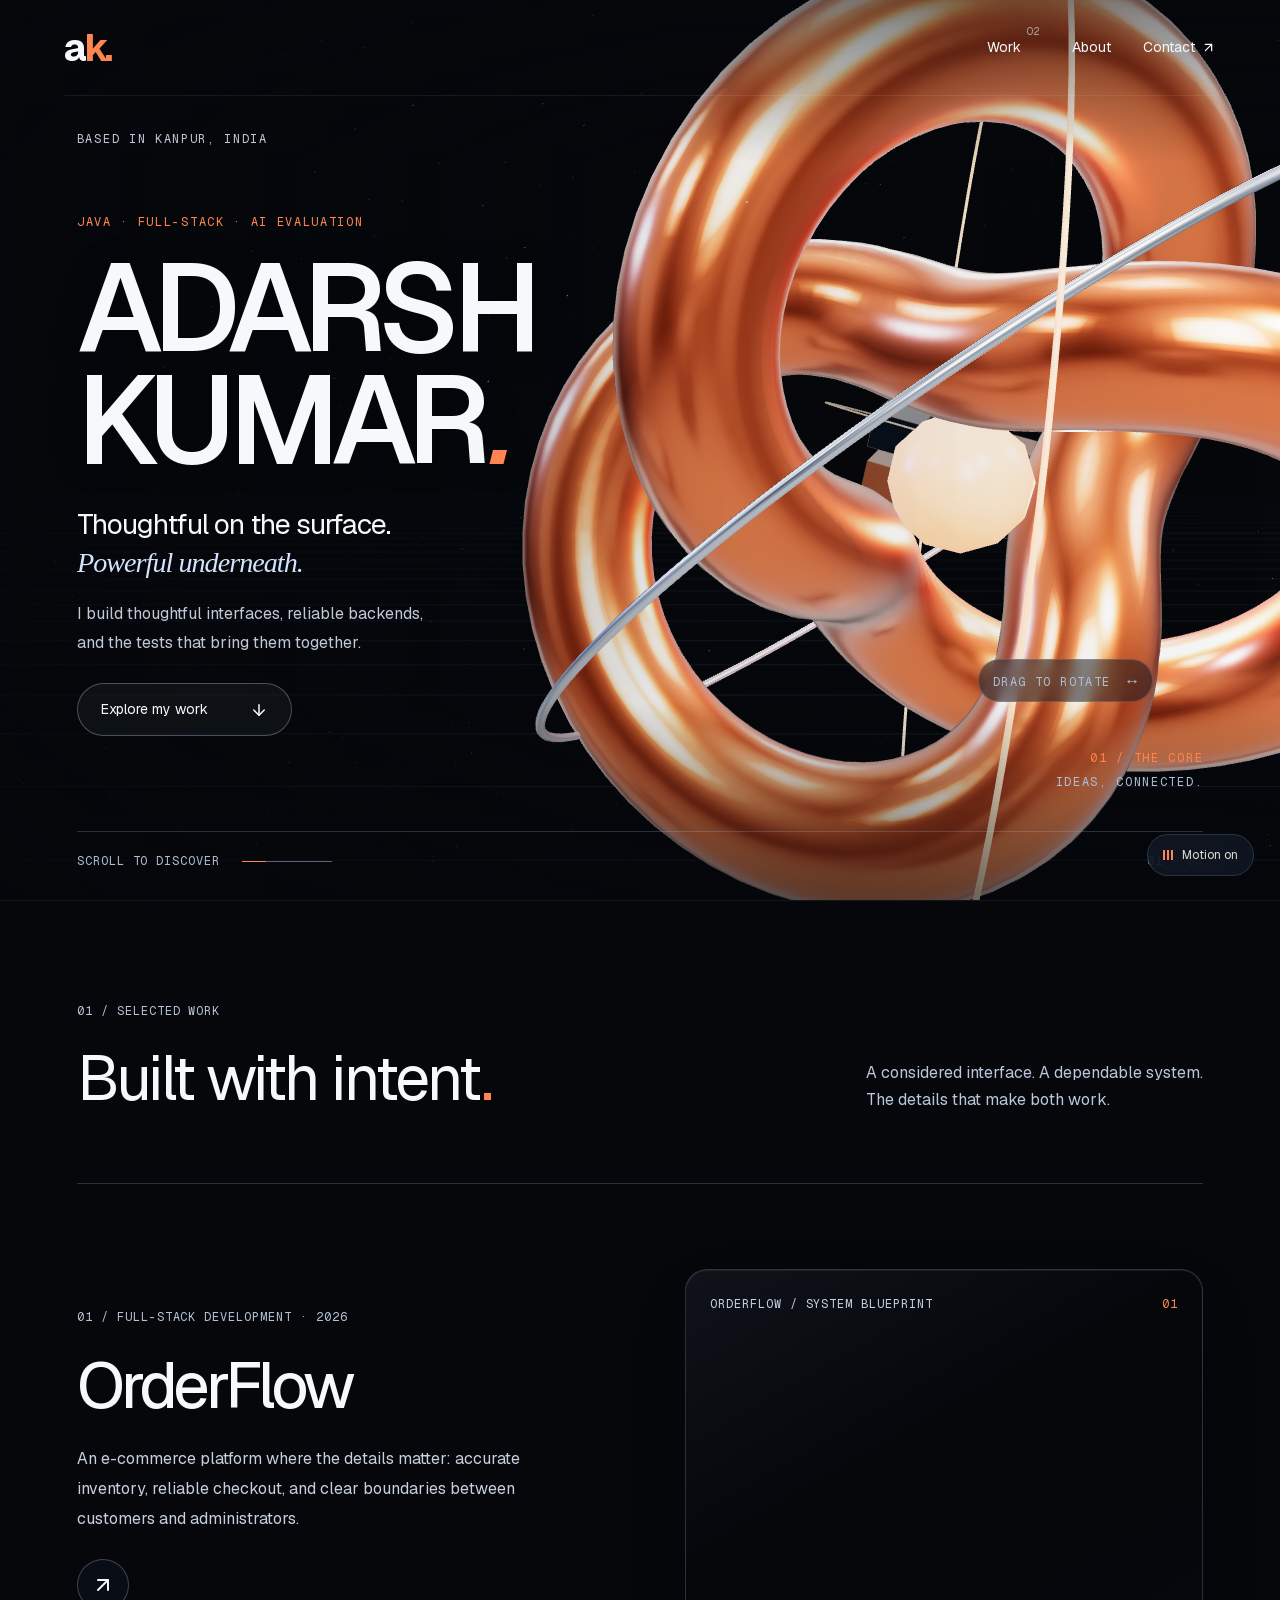
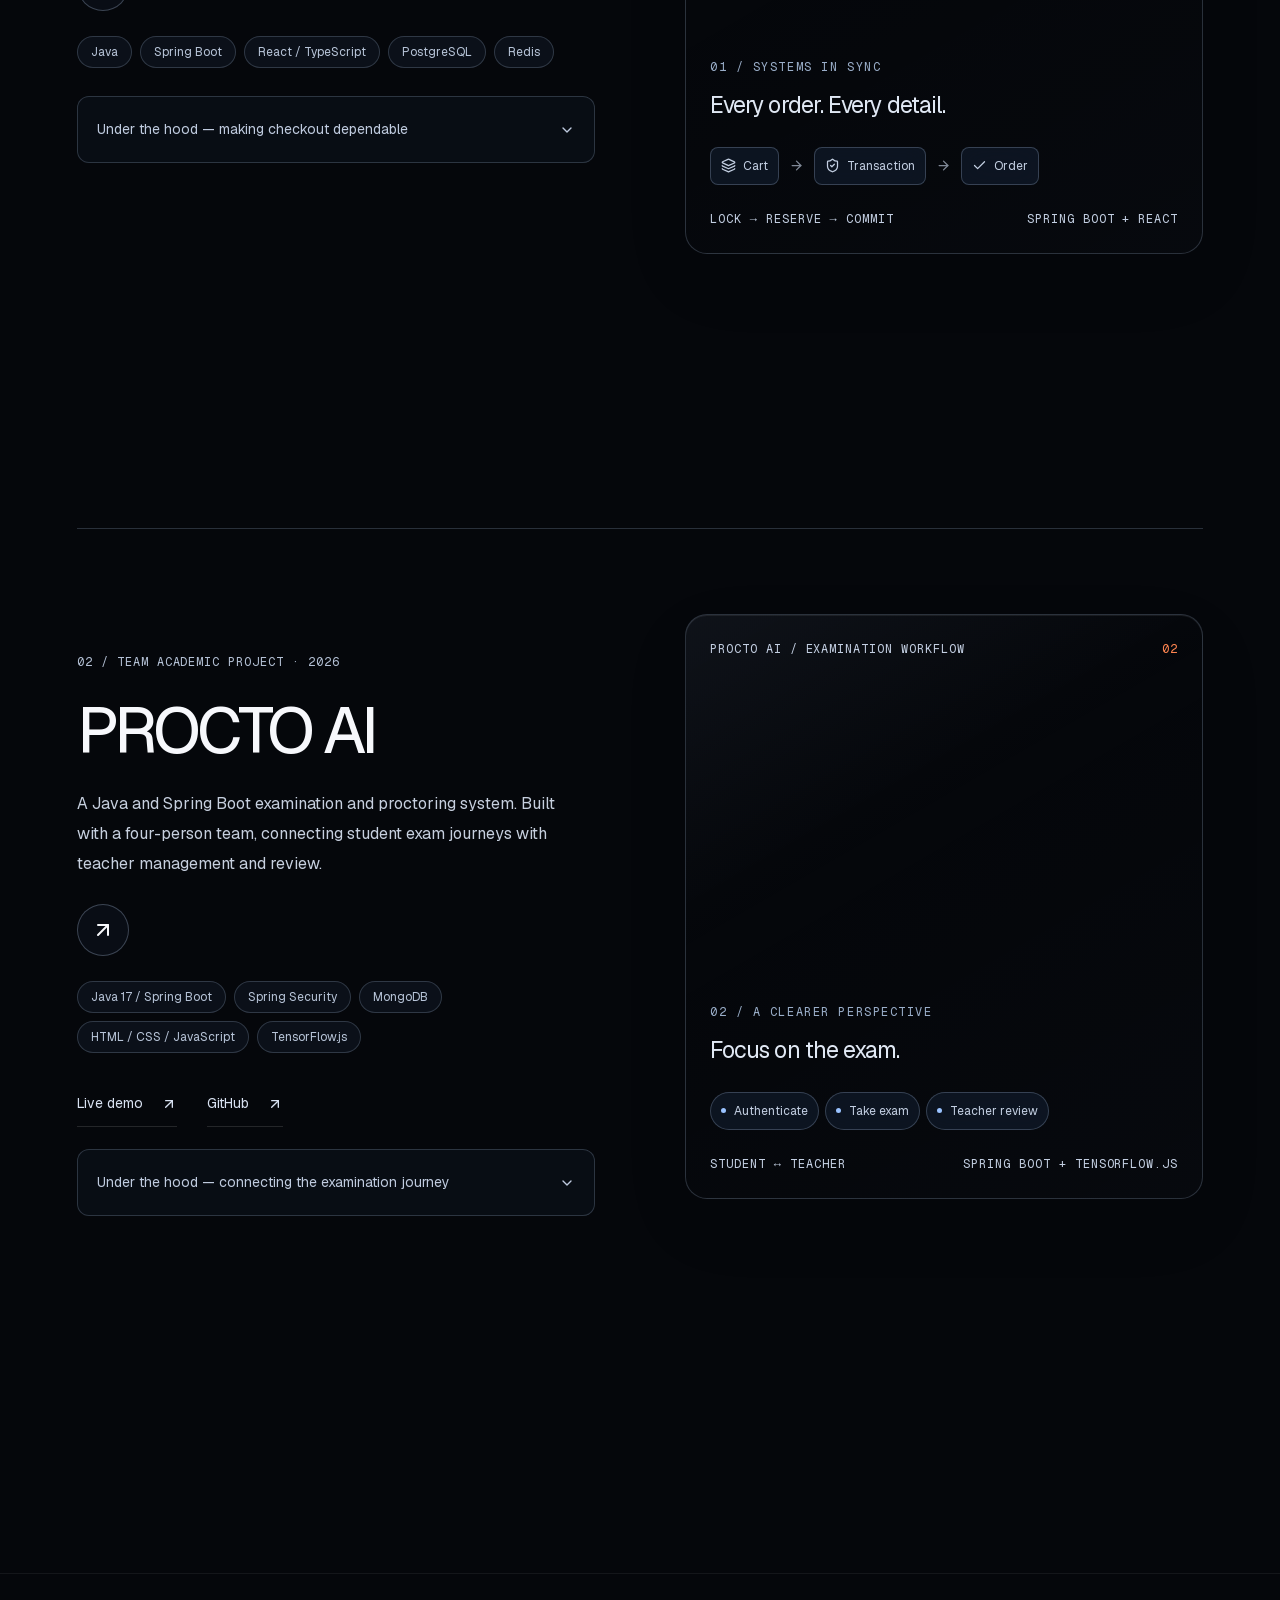
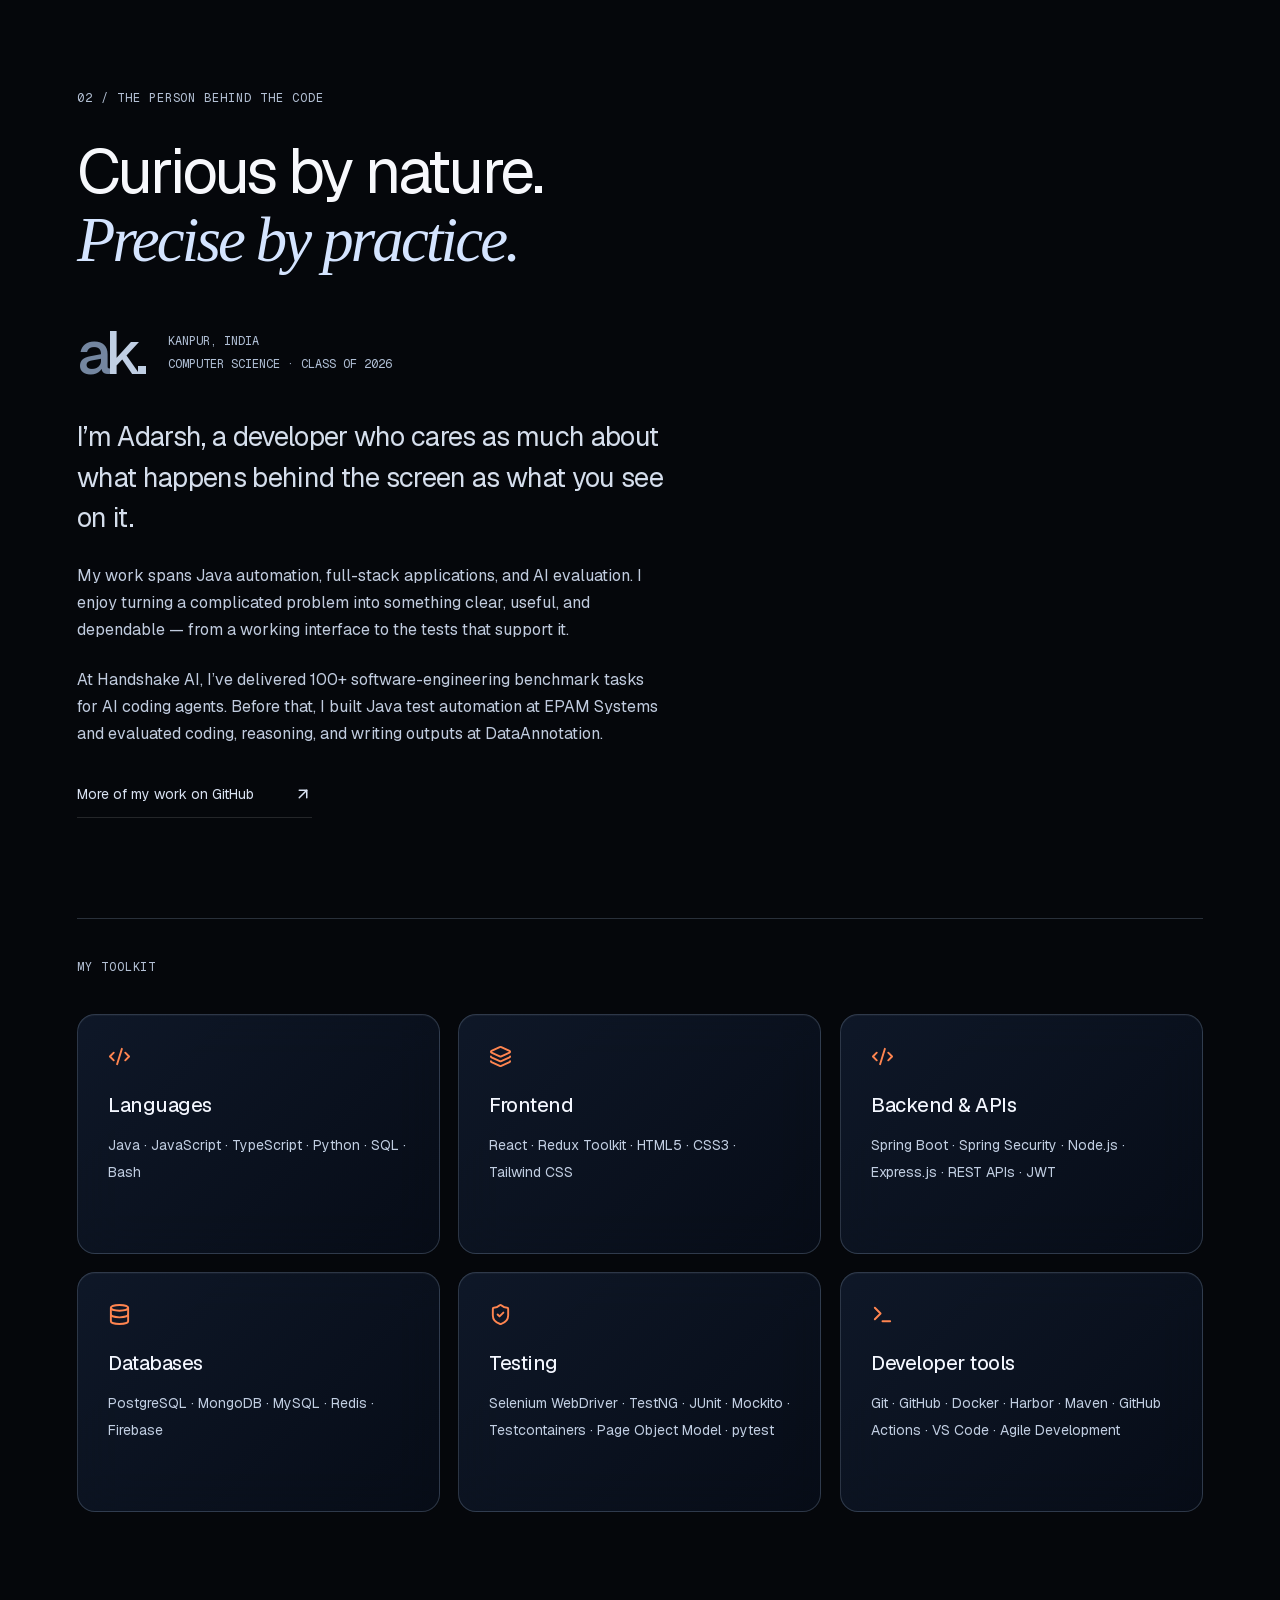
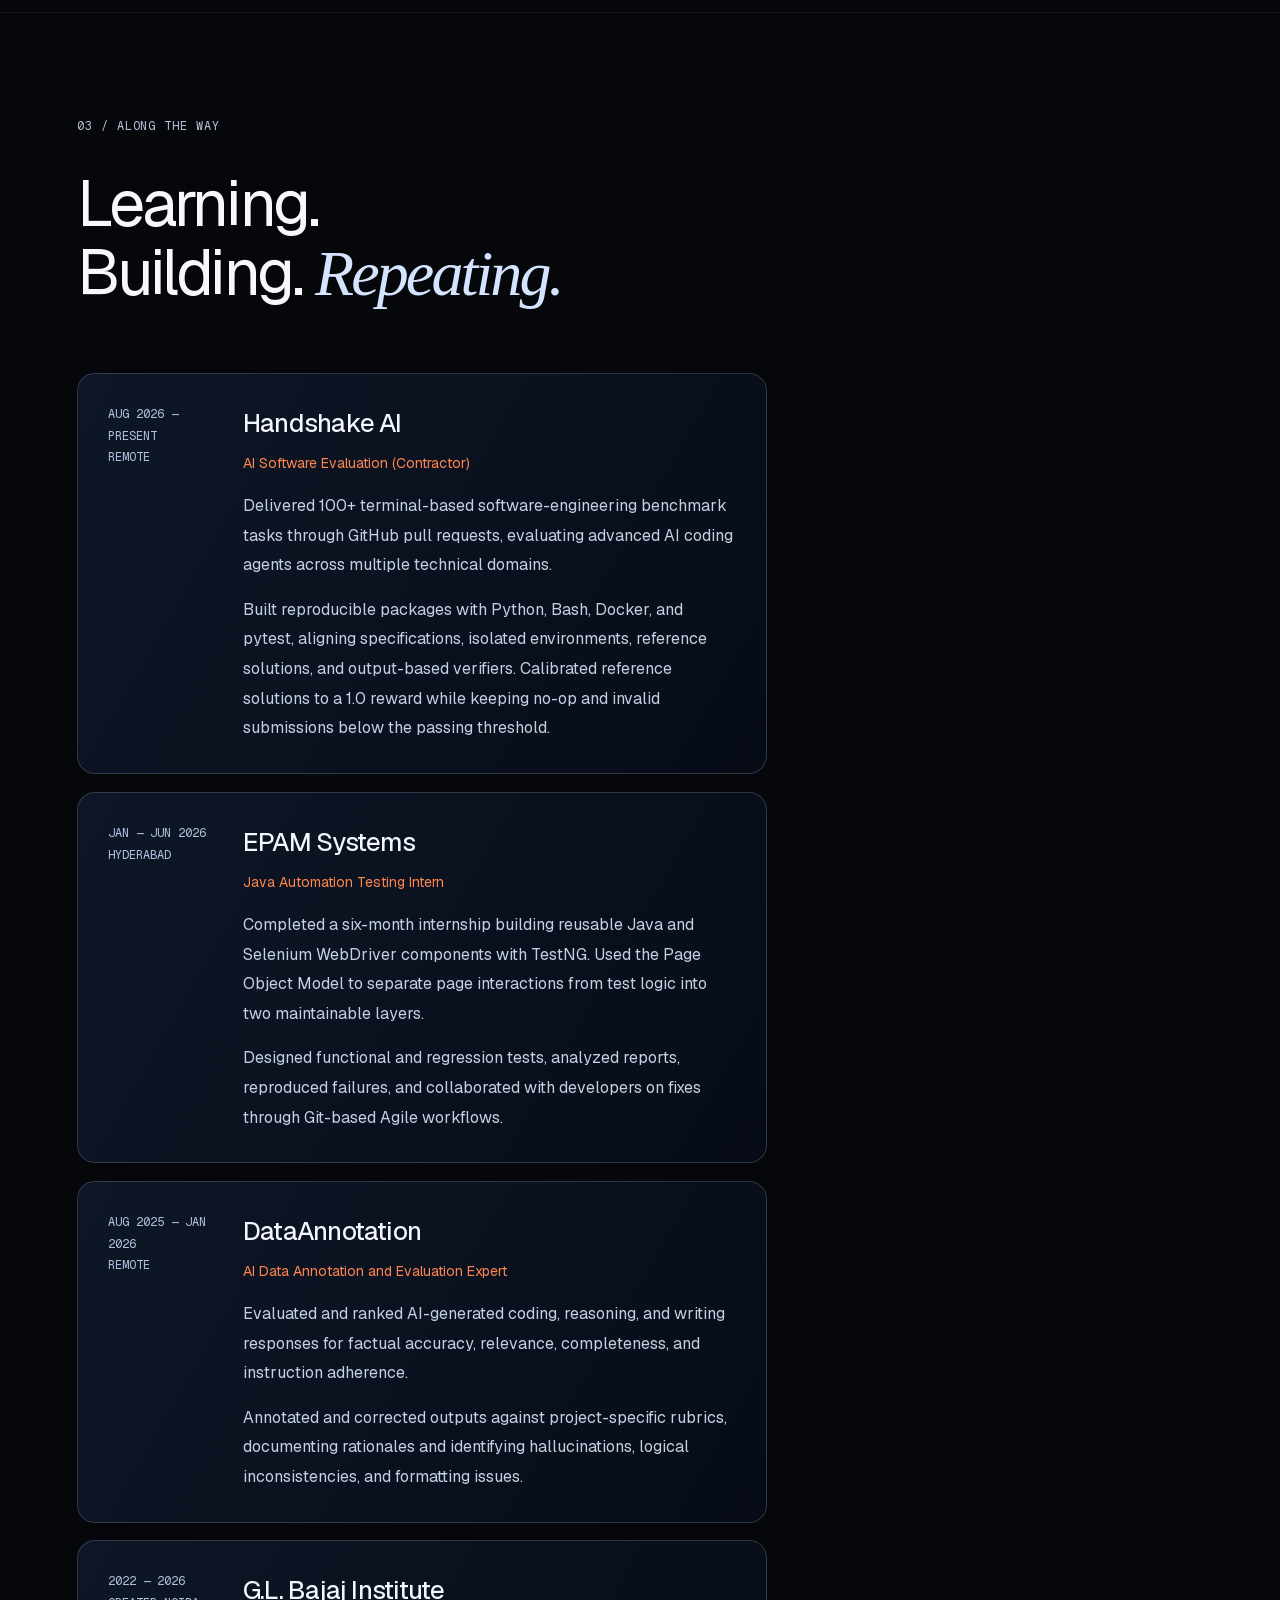
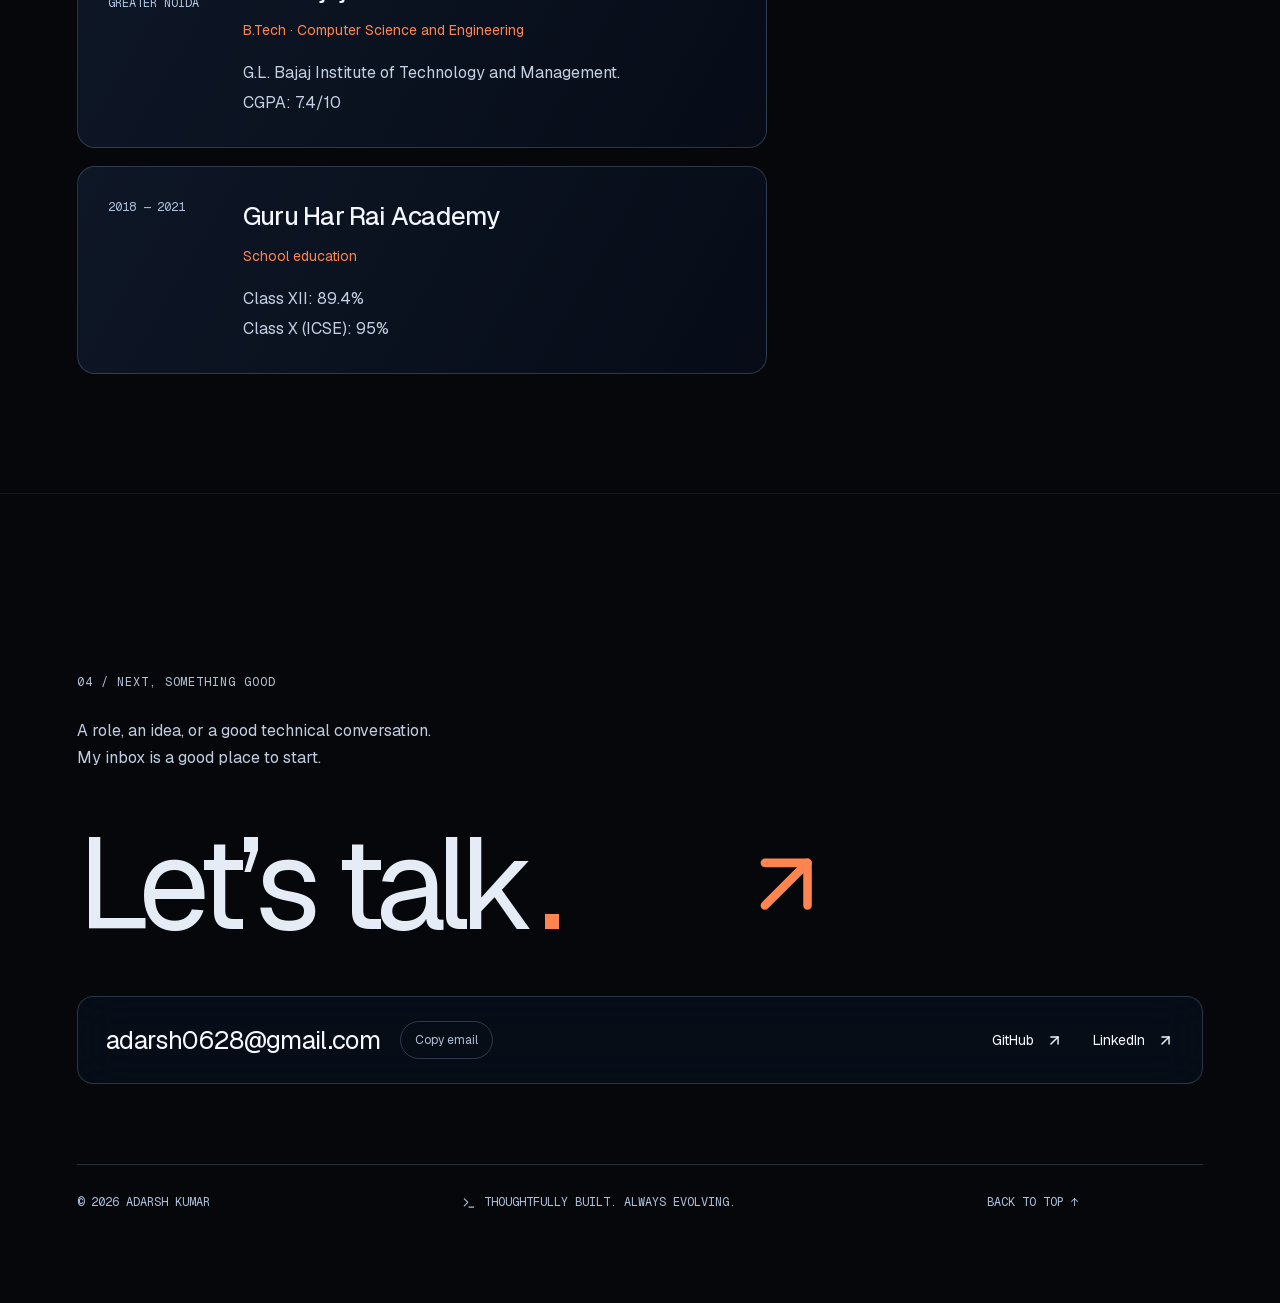
<file: index.html>
<!DOCTYPE html><html lang="en"><head><meta charSet="utf-8"/><meta name="viewport" content="width=device-width, initial-scale=1"/><link rel="stylesheet" href="/_next/static/css/index.D_7gipeu.css" data-rsc-css-href="/_next/static/css/index.D_7gipeu.css" data-precedence="vite-rsc/importer-resources"/><link rel="modulepreload" fetchPriority="low" href="/_next/static/chunks/index-CzTRsk98.js"/><script src="/_next/static/chunks/rolldown-runtime-C60lm6uB.js" type="module" async=""></script><script src="/_next/static/chunks/framework-D_rUT4EX.js" type="module" async=""></script><link rel="modulepreload" href="/_next/static/chunks/layout-segment-context-DOOuqQ0W.js" crossorigin=""/><link rel="modulepreload" href="/_next/static/chunks/page-PxidwkoT.js" crossorigin=""/><title>Adarsh Kumar — Java &amp; Full-Stack Developer</title><meta name="description" content="Adarsh Kumar’s personal portfolio. Java, full-stack development, reliable systems, and thoughtful interfaces. Explore OrderFlow, PROCTO AI, and my experience."/><link rel="icon" href="/favicon.svg"/><link rel="canonical" href="https://adarsx.github.io"/><script>Object.assign(((self[Symbol.for("vinext.navigationRuntime")]??={bootstrap:{routeManifest:null},functions:{}}).bootstrap.rsc??={rsc:[]}),{params:{},nav:{"pathname":"/","searchParams":[]}})</script><link rel="modulepreload" href="/_next/static/chunks/index-CzTRsk98.js" />
<link rel="preload" href="/_next/static/_vinext_fonts/geist-8ac0455e797f/geist-98bbbccb.woff2" as="font" type="font/woff2" crossorigin />
<link rel="preload" href="/_next/static/_vinext_fonts/geist-mono-00e989178794/geist-mono-013b2f2f.woff2" as="font" type="font/woff2" crossorigin />
<style data-vinext-fonts>/* cyrillic-ext */
@font-face {
  font-family: 'Geist';
  font-style: normal;
  font-weight: 100 900;
  font-display: swap;
  src: url(/_next/static/_vinext_fonts/geist-8ac0455e797f/geist-ff2310f5.woff2) format('woff2');
  unicode-range: U+0460-052F, U+1C80-1C8A, U+20B4, U+2DE0-2DFF, U+A640-A69F, U+FE2E-FE2F;
}
/* cyrillic */
@font-face {
  font-family: 'Geist';
  font-style: normal;
  font-weight: 100 900;
  font-display: swap;
  src: url(/_next/static/_vinext_fonts/geist-8ac0455e797f/geist-875ccdd4.woff2) format('woff2');
  unicode-range: U+0301, U+0400-045F, U+0490-0491, U+04B0-04B1, U+2116;
}
/* vietnamese */
@font-face {
  font-family: 'Geist';
  font-style: normal;
  font-weight: 100 900;
  font-display: swap;
  src: url(/_next/static/_vinext_fonts/geist-8ac0455e797f/geist-52306abf.woff2) format('woff2');
  unicode-range: U+0102-0103, U+0110-0111, U+0128-0129, U+0168-0169, U+01A0-01A1, U+01AF-01B0, U+0300-0301, U+0303-0304, U+0308-0309, U+0323, U+0329, U+1EA0-1EF9, U+20AB;
}
/* latin-ext */
@font-face {
  font-family: 'Geist';
  font-style: normal;
  font-weight: 100 900;
  font-display: swap;
  src: url(/_next/static/_vinext_fonts/geist-8ac0455e797f/geist-001175b1.woff2) format('woff2');
  unicode-range: U+0100-02BA, U+02BD-02C5, U+02C7-02CC, U+02CE-02D7, U+02DD-02FF, U+0304, U+0308, U+0329, U+1D00-1DBF, U+1E00-1E9F, U+1EF2-1EFF, U+2020, U+20A0-20AB, U+20AD-20C0, U+2113, U+2C60-2C7F, U+A720-A7FF;
}
/* latin */
@font-face {
  font-family: 'Geist';
  font-style: normal;
  font-weight: 100 900;
  font-display: swap;
  src: url(/_next/static/_vinext_fonts/geist-8ac0455e797f/geist-98bbbccb.woff2) format('woff2');
  unicode-range: U+0000-00FF, U+0131, U+0152-0153, U+02BB-02BC, U+02C6, U+02DA, U+02DC, U+0304, U+0308, U+0329, U+2000-206F, U+20AC, U+2122, U+2191, U+2193, U+2212, U+2215, U+FEFF, U+FFFD;
}

@font-face {
  font-family: 'Geist Fallback';
  src: local("Arial");
  ascent-override: 95.94%;
  descent-override: 28.16%;
  line-gap-override: 0.00%;
  size-adjust: 104.76%;
}

.__font_geist_19ysh9d { font-family: 'Geist', 'Geist Fallback'; font-style: normal; }

.__variable_geist_19ysh9d { --font-geist-sans: 'Geist', 'Geist Fallback'; }

/* cyrillic-ext */
@font-face {
  font-family: 'Geist Mono';
  font-style: normal;
  font-weight: 100 900;
  font-display: swap;
  src: url(/_next/static/_vinext_fonts/geist-mono-00e989178794/geist-mono-f6b33328.woff2) format('woff2');
  unicode-range: U+0460-052F, U+1C80-1C8A, U+20B4, U+2DE0-2DFF, U+A640-A69F, U+FE2E-FE2F;
}
/* cyrillic */
@font-face {
  font-family: 'Geist Mono';
  font-style: normal;
  font-weight: 100 900;
  font-display: swap;
  src: url(/_next/static/_vinext_fonts/geist-mono-00e989178794/geist-mono-44e03052.woff2) format('woff2');
  unicode-range: U+0301, U+0400-045F, U+0490-0491, U+04B0-04B1, U+2116;
}
/* symbols2 */
@font-face {
  font-family: 'Geist Mono';
  font-style: normal;
  font-weight: 100 900;
  font-display: swap;
  src: url(/_next/static/_vinext_fonts/geist-mono-00e989178794/geist-mono-0638449e.woff2) format('woff2');
  unicode-range: U+2000-2001, U+2004-2008, U+200A, U+23B8-23BD, U+2500-259F;
}
/* vietnamese */
@font-face {
  font-family: 'Geist Mono';
  font-style: normal;
  font-weight: 100 900;
  font-display: swap;
  src: url(/_next/static/_vinext_fonts/geist-mono-00e989178794/geist-mono-971fb274.woff2) format('woff2');
  unicode-range: U+0102-0103, U+0110-0111, U+0128-0129, U+0168-0169, U+01A0-01A1, U+01AF-01B0, U+0300-0301, U+0303-0304, U+0308-0309, U+0323, U+0329, U+1EA0-1EF9, U+20AB;
}
/* latin-ext */
@font-face {
  font-family: 'Geist Mono';
  font-style: normal;
  font-weight: 100 900;
  font-display: swap;
  src: url(/_next/static/_vinext_fonts/geist-mono-00e989178794/geist-mono-44745446.woff2) format('woff2');
  unicode-range: U+0100-02BA, U+02BD-02C5, U+02C7-02CC, U+02CE-02D7, U+02DD-02FF, U+0304, U+0308, U+0329, U+1D00-1DBF, U+1E00-1E9F, U+1EF2-1EFF, U+2020, U+20A0-20AB, U+20AD-20C0, U+2113, U+2C60-2C7F, U+A720-A7FF;
}
/* latin */
@font-face {
  font-family: 'Geist Mono';
  font-style: normal;
  font-weight: 100 900;
  font-display: swap;
  src: url(/_next/static/_vinext_fonts/geist-mono-00e989178794/geist-mono-013b2f2f.woff2) format('woff2');
  unicode-range: U+0000-00FF, U+0131, U+0152-0153, U+02BB-02BC, U+02C6, U+02DA, U+02DC, U+0304, U+0308, U+0329, U+2000-206F, U+20AC, U+2122, U+2191, U+2193, U+2212, U+2215, U+FEFF, U+FFFD;
}

@font-face {
  font-family: 'Geist Mono Fallback';
  src: local("Arial");
  ascent-override: 74.67%;
  descent-override: 21.92%;
  line-gap-override: 0.00%;
  size-adjust: 134.59%;
}

.__font_geist_mono_1001rt9 { font-family: 'Geist Mono', 'Geist Mono Fallback'; font-style: normal; }

.__variable_geist_mono_1001rt9 { --font-geist-mono: 'Geist Mono', 'Geist Mono Fallback'; }
</style>
</head><body class="__variable_geist_19ysh9d __variable_geist_mono_1001rt9 antialiased"><main id="top" class="immersive" data-motion="off"><div class="immersive-world world-loading" aria-hidden="true"><div class="world-fallback"></div><div class="webgl-mount"></div><div class="world-vignette"></div></div><a href="#work" class="skip-link">Skip to selected work</a><div class="reading-progress" aria-hidden="true"></div><button class="motion-toggle" aria-pressed="false"><span class="motion-bars" aria-hidden="true"><i></i><i></i><i></i></span> Motion <!-- -->off</button><header class="site-header"><a class="wordmark" href="#top" aria-label="Adarsh Kumar home">a<span>k.</span></a><nav aria-label="Main navigation"><a href="#work">Work <sup>02</sup></a><a href="#about">About</a><a href="#contact">Contact <svg xmlns="http://www.w3.org/2000/svg" width="15" height="15" viewBox="0 0 24 24" fill="none" stroke="currentColor" stroke-width="2" stroke-linecap="round" stroke-linejoin="round" class="lucide lucide-arrow-up-right" aria-hidden="true"><path d="M7 7h10v10"></path><path d="M7 17 17 7"></path></svg></a></nav><span class="header-note">BASED IN INDIA <span class="status-dot"></span></span></header><div class="hero-chapter"><section class="hero" aria-labelledby="hero-title"><div class="hero-meta"><span>BASED IN KANPUR, INDIA</span></div><div class="hero-copy"><p class="hero-kicker">JAVA · FULL-STACK · AI EVALUATION</p><h1 id="hero-title">ADARSH<br/><span>KUMAR<em>.</em></span></h1><p class="hero-statement">Thoughtful on the surface.<br/><em>Powerful underneath.</em></p><p class="hero-description">I build thoughtful interfaces, reliable backends,<br class="desktop-break"/> and the tests that bring them together.</p><a class="primary-link" href="#work">Explore my work <svg xmlns="http://www.w3.org/2000/svg" width="18" height="18" viewBox="0 0 24 24" fill="none" stroke="currentColor" stroke-width="2" stroke-linecap="round" stroke-linejoin="round" class="lucide lucide-arrow-down" aria-hidden="true"><path d="M12 5v14"></path><path d="m19 12-7 7-7-7"></path></svg></a></div><div class="scene-interaction" tabindex="0" role="group" aria-label="Rotate the 3D sculpture. Drag horizontally or use the arrow keys. Press Home to reset."><span class="scene-caption">DRAG TO ROTATE <span>↔</span></span></div><div class="object-caption" aria-hidden="true"><span>01 / THE CORE</span><span>IDEAS, CONNECTED.</span></div><div class="hero-foot"><span>SCROLL TO DISCOVER</span><span class="scroll-track"><i></i></span><span>01 — 06</span></div></section></div><section id="work" class="section work-section" aria-labelledby="work-title"><div class="section-heading"><span class="eyebrow">01 / SELECTED WORK</span><h2 id="work-title">Built with intent<span>.</span></h2><p>A considered interface. A dependable system.<br/>The details that make both work.</p></div><article class="project"><div class="project-visual order-visual" aria-label="OrderFlow checkout architecture"><div class="visual-top"><span>ORDERFLOW / SYSTEM BLUEPRINT</span><span>01</span></div><div class="sculpture-label"><span>01 / SYSTEMS IN SYNC</span><p>Every order. Every detail.</p></div><div class="flow-diagram"><div><svg xmlns="http://www.w3.org/2000/svg" width="24" height="24" viewBox="0 0 24 24" fill="none" stroke="currentColor" stroke-width="2" stroke-linecap="round" stroke-linejoin="round" class="lucide lucide-layers" aria-hidden="true"><path d="M12.83 2.18a2 2 0 0 0-1.66 0L2.6 6.08a1 1 0 0 0 0 1.83l8.58 3.91a2 2 0 0 0 1.66 0l8.58-3.9a1 1 0 0 0 0-1.83z"></path><path d="M2 12a1 1 0 0 0 .58.91l8.6 3.91a2 2 0 0 0 1.65 0l8.58-3.9A1 1 0 0 0 22 12"></path><path d="M2 17a1 1 0 0 0 .58.91l8.6 3.91a2 2 0 0 0 1.65 0l8.58-3.9A1 1 0 0 0 22 17"></path></svg><span>Cart</span></div><svg xmlns="http://www.w3.org/2000/svg" width="24" height="24" viewBox="0 0 24 24" fill="none" stroke="currentColor" stroke-width="2" stroke-linecap="round" stroke-linejoin="round" class="lucide lucide-arrow-right flow-arrow" aria-hidden="true"><path d="M5 12h14"></path><path d="m12 5 7 7-7 7"></path></svg><div><svg xmlns="http://www.w3.org/2000/svg" width="24" height="24" viewBox="0 0 24 24" fill="none" stroke="currentColor" stroke-width="2" stroke-linecap="round" stroke-linejoin="round" class="lucide lucide-shield-check" aria-hidden="true"><path d="M20 13c0 5-3.5 7.5-7.66 8.95a1 1 0 0 1-.67-.01C7.5 20.5 4 18 4 13V6a1 1 0 0 1 1-1c2 0 4.5-1.2 6.24-2.72a1.17 1.17 0 0 1 1.52 0C14.51 3.81 17 5 19 5a1 1 0 0 1 1 1z"></path><path d="m9 12 2 2 4-4"></path></svg><span>Transaction</span></div><svg xmlns="http://www.w3.org/2000/svg" width="24" height="24" viewBox="0 0 24 24" fill="none" stroke="currentColor" stroke-width="2" stroke-linecap="round" stroke-linejoin="round" class="lucide lucide-arrow-right flow-arrow" aria-hidden="true"><path d="M5 12h14"></path><path d="m12 5 7 7-7 7"></path></svg><div><svg xmlns="http://www.w3.org/2000/svg" width="24" height="24" viewBox="0 0 24 24" fill="none" stroke="currentColor" stroke-width="2" stroke-linecap="round" stroke-linejoin="round" class="lucide lucide-check" aria-hidden="true"><path d="M20 6 9 17l-5-5"></path></svg><span>Order</span></div></div><div class="visual-bottom"><span>LOCK → RESERVE → COMMIT</span><span>SPRING BOOT + REACT</span></div></div><div class="project-info"><div><span class="eyebrow">01 / FULL-STACK DEVELOPMENT · 2026</span><h3>OrderFlow</h3></div><p>An e-commerce platform where the details matter: accurate inventory, reliable checkout, and clear boundaries between customers and administrators.</p><a class="round-link" href="https://github.com/adarsx/orderflow" target="_blank" rel="noreferrer" aria-label="View OrderFlow source on GitHub"><svg xmlns="http://www.w3.org/2000/svg" width="24" height="24" viewBox="0 0 24 24" fill="none" stroke="currentColor" stroke-width="2" stroke-linecap="round" stroke-linejoin="round" class="lucide lucide-arrow-up-right" aria-hidden="true"><path d="M7 7h10v10"></path><path d="M7 17 17 7"></path></svg></a></div><div class="project-tags"><span>Java</span><span>Spring Boot</span><span>React / TypeScript</span><span>PostgreSQL</span><span>Redis</span></div><div data-orientation="vertical" data-slot="accordion" class="flex w-full flex-col project-story"><div data-orientation="vertical" data-hidden="" data-index="-1" data-closed="" data-slot="accordion-item" class="not-last:border-b"><h3 data-orientation="vertical" data-hidden="" data-index="-1" data-closed="" class="flex"><button type="button" data-value="" data-orientation="vertical" data-hidden="" data-index="-1" tabindex="0" aria-disabled="false" aria-expanded="false" id="base-ui-_R_14tiH2_" data-slot="accordion-trigger" class="focus-visible:ring-ring/50 focus-visible:border-ring focus-visible:after:border-ring **:data-[slot=accordion-trigger-icon]:text-muted-foreground rounded-lg py-2.5 text-left text-sm font-medium hover:underline focus-visible:ring-3 **:data-[slot=accordion-trigger-icon]:ml-auto **:data-[slot=accordion-trigger-icon]:size-4 group/accordion-trigger relative flex flex-1 items-start justify-between border border-transparent transition-all outline-none aria-disabled:pointer-events-none aria-disabled:opacity-50 story-trigger">Under the hood — making checkout dependable<svg xmlns="http://www.w3.org/2000/svg" width="24" height="24" viewBox="0 0 24 24" fill="none" stroke="currentColor" stroke-width="2" stroke-linecap="round" stroke-linejoin="round" class="lucide lucide-chevron-down pointer-events-none shrink-0 group-aria-expanded/accordion-trigger:hidden" aria-hidden="true" data-slot="accordion-trigger-icon"><path d="m6 9 6 6 6-6"></path></svg><svg xmlns="http://www.w3.org/2000/svg" width="24" height="24" viewBox="0 0 24 24" fill="none" stroke="currentColor" stroke-width="2" stroke-linecap="round" stroke-linejoin="round" class="lucide lucide-chevron-up pointer-events-none hidden shrink-0 group-aria-expanded/accordion-trigger:inline" aria-hidden="true" data-slot="accordion-trigger-icon"><path d="m18 15-6-6-6 6"></path></svg></button></h3></div></div></article><article class="project second-project"><div class="project-visual procto-visual" aria-label="PROCTO AI examination workflow"><div class="visual-top"><span>PROCTO AI / EXAMINATION WORKFLOW</span><span>02</span></div><div class="sculpture-label"><span>02 / A CLEARER PERSPECTIVE</span><p>Focus on the exam.</p></div><div class="exam-flow"><span><span class="tiny-dot"></span> Authenticate</span><span><span class="tiny-dot"></span> Take exam</span><span><span class="tiny-dot"></span> Teacher review</span></div><div class="visual-bottom"><span>STUDENT ↔ TEACHER</span><span>SPRING BOOT + TENSORFLOW.JS</span></div></div><div class="project-info"><div><span class="eyebrow">02 / TEAM ACADEMIC PROJECT · 2026</span><h3>PROCTO AI</h3></div><p>A Java and Spring Boot examination and proctoring system. Built with a four-person team, connecting student exam journeys with teacher management and review.</p><a class="round-link" href="https://procto-ai-vuyp.onrender.com" target="_blank" rel="noreferrer" aria-label="Open the PROCTO AI live demo"><svg xmlns="http://www.w3.org/2000/svg" width="24" height="24" viewBox="0 0 24 24" fill="none" stroke="currentColor" stroke-width="2" stroke-linecap="round" stroke-linejoin="round" class="lucide lucide-arrow-up-right" aria-hidden="true"><path d="M7 7h10v10"></path><path d="M7 17 17 7"></path></svg></a></div><div class="project-tags"><span>Java 17 / Spring Boot</span><span>Spring Security</span><span>MongoDB</span><span>HTML / CSS / JavaScript</span><span>TensorFlow.js</span></div><div class="project-resources"><a class="text-link" href="https://procto-ai-vuyp.onrender.com" target="_blank" rel="noreferrer">Live demo <svg xmlns="http://www.w3.org/2000/svg" width="16" height="16" viewBox="0 0 24 24" fill="none" stroke="currentColor" stroke-width="2" stroke-linecap="round" stroke-linejoin="round" class="lucide lucide-arrow-up-right" aria-hidden="true"><path d="M7 7h10v10"></path><path d="M7 17 17 7"></path></svg></a><a class="text-link" href="https://github.com/adarsx/Procto-AI" target="_blank" rel="noreferrer">GitHub <svg xmlns="http://www.w3.org/2000/svg" width="16" height="16" viewBox="0 0 24 24" fill="none" stroke="currentColor" stroke-width="2" stroke-linecap="round" stroke-linejoin="round" class="lucide lucide-arrow-up-right" aria-hidden="true"><path d="M7 7h10v10"></path><path d="M7 17 17 7"></path></svg></a></div><div id="procto-details"><div data-orientation="vertical" data-slot="accordion" class="flex w-full flex-col project-story"><div data-orientation="vertical" data-hidden="" data-index="-1" data-closed="" data-slot="accordion-item" class="not-last:border-b"><h3 data-orientation="vertical" data-hidden="" data-index="-1" data-closed="" class="flex"><button type="button" data-value="" data-orientation="vertical" data-hidden="" data-index="-1" tabindex="0" aria-disabled="false" aria-expanded="false" id="base-ui-_R_1etiH2_" data-slot="accordion-trigger" class="focus-visible:ring-ring/50 focus-visible:border-ring focus-visible:after:border-ring **:data-[slot=accordion-trigger-icon]:text-muted-foreground rounded-lg py-2.5 text-left text-sm font-medium hover:underline focus-visible:ring-3 **:data-[slot=accordion-trigger-icon]:ml-auto **:data-[slot=accordion-trigger-icon]:size-4 group/accordion-trigger relative flex flex-1 items-start justify-between border border-transparent transition-all outline-none aria-disabled:pointer-events-none aria-disabled:opacity-50 story-trigger">Under the hood — connecting the examination journey<svg xmlns="http://www.w3.org/2000/svg" width="24" height="24" viewBox="0 0 24 24" fill="none" stroke="currentColor" stroke-width="2" stroke-linecap="round" stroke-linejoin="round" class="lucide lucide-chevron-down pointer-events-none shrink-0 group-aria-expanded/accordion-trigger:hidden" aria-hidden="true" data-slot="accordion-trigger-icon"><path d="m6 9 6 6 6-6"></path></svg><svg xmlns="http://www.w3.org/2000/svg" width="24" height="24" viewBox="0 0 24 24" fill="none" stroke="currentColor" stroke-width="2" stroke-linecap="round" stroke-linejoin="round" class="lucide lucide-chevron-up pointer-events-none hidden shrink-0 group-aria-expanded/accordion-trigger:inline" aria-hidden="true" data-slot="accordion-trigger-icon"><path d="m18 15-6-6-6 6"></path></svg></button></h3></div></div></div></article></section><section id="about" class="section about-section" aria-labelledby="about-title"><div class="about-heading"><span class="eyebrow">02 / THE PERSON BEHIND THE CODE</span><h2 id="about-title">Curious by nature.<br/><em>Precise by practice.</em></h2></div><div class="about-body"><div class="about-label"><span class="mini-mark">a<span>k.</span></span><span>KANPUR, INDIA<br/>COMPUTER SCIENCE · CLASS OF 2026</span></div><div><p class="about-lead"><span class="read-word">I’m<!-- --> </span><span class="read-word">Adarsh,<!-- --> </span><span class="read-word">a<!-- --> </span><span class="read-word">developer<!-- --> </span><span class="read-word">who<!-- --> </span><span class="read-word">cares<!-- --> </span><span class="read-word">as<!-- --> </span><span class="read-word">much<!-- --> </span><span class="read-word">about<!-- --> </span><span class="read-word">what<!-- --> </span><span class="read-word">happens<!-- --> </span><span class="read-word">behind<!-- --> </span><span class="read-word">the<!-- --> </span><span class="read-word">screen<!-- --> </span><span class="read-word">as<!-- --> </span><span class="read-word">what<!-- --> </span><span class="read-word">you<!-- --> </span><span class="read-word">see<!-- --> </span><span class="read-word">on<!-- --> </span><span class="read-word">it.<!-- --> </span></p><p class="about-text">My work spans Java automation, full-stack applications, and AI evaluation. I enjoy turning a complicated problem into something clear, useful, and dependable — from a working interface to the tests that support it.</p><p class="about-text">At Handshake AI, I’ve delivered 100+ software-engineering benchmark tasks for AI coding agents. Before that, I built Java test automation at EPAM Systems and evaluated coding, reasoning, and writing outputs at DataAnnotation.</p><a class="text-link" href="https://github.com/adarsx" target="_blank" rel="noreferrer">More of my work on GitHub <svg xmlns="http://www.w3.org/2000/svg" width="18" height="18" viewBox="0 0 24 24" fill="none" stroke="currentColor" stroke-width="2" stroke-linecap="round" stroke-linejoin="round" class="lucide lucide-arrow-up-right" aria-hidden="true"><path d="M7 7h10v10"></path><path d="M7 17 17 7"></path></svg></a></div></div><div class="toolkit"><span class="eyebrow">MY TOOLKIT</span><div class="skill-grid"><div class="skill"><svg xmlns="http://www.w3.org/2000/svg" width="23" height="23" viewBox="0 0 24 24" fill="none" stroke="currentColor" stroke-width="2" stroke-linecap="round" stroke-linejoin="round" class="lucide lucide-code-xml" aria-hidden="true"><path d="m18 16 4-4-4-4"></path><path d="m6 8-4 4 4 4"></path><path d="m14.5 4-5 16"></path></svg><h3>Languages</h3><p>Java · JavaScript · TypeScript · Python · SQL · Bash</p></div><div class="skill"><svg xmlns="http://www.w3.org/2000/svg" width="23" height="23" viewBox="0 0 24 24" fill="none" stroke="currentColor" stroke-width="2" stroke-linecap="round" stroke-linejoin="round" class="lucide lucide-layers" aria-hidden="true"><path d="M12.83 2.18a2 2 0 0 0-1.66 0L2.6 6.08a1 1 0 0 0 0 1.83l8.58 3.91a2 2 0 0 0 1.66 0l8.58-3.9a1 1 0 0 0 0-1.83z"></path><path d="M2 12a1 1 0 0 0 .58.91l8.6 3.91a2 2 0 0 0 1.65 0l8.58-3.9A1 1 0 0 0 22 12"></path><path d="M2 17a1 1 0 0 0 .58.91l8.6 3.91a2 2 0 0 0 1.65 0l8.58-3.9A1 1 0 0 0 22 17"></path></svg><h3>Frontend</h3><p>React · Redux Toolkit · HTML5 · CSS3 · Tailwind CSS</p></div><div class="skill"><svg xmlns="http://www.w3.org/2000/svg" width="23" height="23" viewBox="0 0 24 24" fill="none" stroke="currentColor" stroke-width="2" stroke-linecap="round" stroke-linejoin="round" class="lucide lucide-code-xml" aria-hidden="true"><path d="m18 16 4-4-4-4"></path><path d="m6 8-4 4 4 4"></path><path d="m14.5 4-5 16"></path></svg><h3>Backend &amp; APIs</h3><p>Spring Boot · Spring Security · Node.js · Express.js · REST APIs · JWT</p></div><div class="skill"><svg xmlns="http://www.w3.org/2000/svg" width="23" height="23" viewBox="0 0 24 24" fill="none" stroke="currentColor" stroke-width="2" stroke-linecap="round" stroke-linejoin="round" class="lucide lucide-database" aria-hidden="true"><ellipse cx="12" cy="5" rx="9" ry="3"></ellipse><path d="M3 5V19A9 3 0 0 0 21 19V5"></path><path d="M3 12A9 3 0 0 0 21 12"></path></svg><h3>Databases</h3><p>PostgreSQL · MongoDB · MySQL · Redis · Firebase</p></div><div class="skill"><svg xmlns="http://www.w3.org/2000/svg" width="23" height="23" viewBox="0 0 24 24" fill="none" stroke="currentColor" stroke-width="2" stroke-linecap="round" stroke-linejoin="round" class="lucide lucide-shield-check" aria-hidden="true"><path d="M20 13c0 5-3.5 7.5-7.66 8.95a1 1 0 0 1-.67-.01C7.5 20.5 4 18 4 13V6a1 1 0 0 1 1-1c2 0 4.5-1.2 6.24-2.72a1.17 1.17 0 0 1 1.52 0C14.51 3.81 17 5 19 5a1 1 0 0 1 1 1z"></path><path d="m9 12 2 2 4-4"></path></svg><h3>Testing</h3><p>Selenium WebDriver · TestNG · JUnit · Mockito · Testcontainers · Page Object Model · pytest</p></div><div class="skill"><svg xmlns="http://www.w3.org/2000/svg" width="23" height="23" viewBox="0 0 24 24" fill="none" stroke="currentColor" stroke-width="2" stroke-linecap="round" stroke-linejoin="round" class="lucide lucide-terminal" aria-hidden="true"><path d="M12 19h8"></path><path d="m4 17 6-6-6-6"></path></svg><h3>Developer tools</h3><p>Git · GitHub · Docker · Harbor · Maven · GitHub Actions · VS Code · Agile Development</p></div></div></div></section><section id="experience" class="section experience-section" aria-labelledby="experience-title"><div class="experience-heading"><span class="eyebrow">03 / ALONG THE WAY</span><h2 id="experience-title">Learning.<br/>Building. <em>Repeating.</em></h2></div><div class="timeline"><article><span class="timeline-date">AUG 2026 — PRESENT<br/>REMOTE</span><div><h3>Handshake AI</h3><span class="role">AI Software Evaluation (Contractor)</span><p>Delivered 100+ terminal-based software-engineering benchmark tasks through GitHub pull requests, evaluating advanced AI coding agents across multiple technical domains.</p><p>Built reproducible packages with Python, Bash, Docker, and pytest, aligning specifications, isolated environments, reference solutions, and output-based verifiers. Calibrated reference solutions to a 1.0 reward while keeping no-op and invalid submissions below the passing threshold.</p></div></article><article><span class="timeline-date">JAN — JUN 2026<br/>HYDERABAD</span><div><h3>EPAM Systems</h3><span class="role">Java Automation Testing Intern</span><p>Completed a six-month internship building reusable Java and Selenium WebDriver components with TestNG. Used the Page Object Model to separate page interactions from test logic into two maintainable layers.</p><p>Designed functional and regression tests, analyzed reports, reproduced failures, and collaborated with developers on fixes through Git-based Agile workflows.</p></div></article><article><span class="timeline-date">AUG 2025 — JAN 2026<br/>REMOTE</span><div><h3>DataAnnotation</h3><span class="role">AI Data Annotation and Evaluation Expert</span><p>Evaluated and ranked AI-generated coding, reasoning, and writing responses for factual accuracy, relevance, completeness, and instruction adherence.</p><p>Annotated and corrected outputs against project-specific rubrics, documenting rationales and identifying hallucinations, logical inconsistencies, and formatting issues.</p></div></article><article><span class="timeline-date">2022 — 2026<br/>GREATER NOIDA</span><div><h3>G.L. Bajaj Institute</h3><span class="role">B.Tech · Computer Science and Engineering</span><p>G.L. Bajaj Institute of Technology and Management.<br/>CGPA: 7.4/10</p></div></article><article><span class="timeline-date">2018 — 2021</span><div><h3>Guru Har Rai Academy</h3><span class="role">School education</span><p>Class XII: 89.4%<br/>Class X (ICSE): 95%</p></div></article></div></section><footer id="contact" class="section contact-section"><div class="contact-top"><span class="eyebrow">04 / NEXT, SOMETHING GOOD</span><p>A role, an idea, or a good technical conversation.<br/>My inbox is a good place to start.</p></div><a class="contact-heading" href="mailto:adarsh0628@gmail.com">Let’s talk<span>.</span><svg xmlns="http://www.w3.org/2000/svg" width="24" height="24" viewBox="0 0 24 24" fill="none" stroke="currentColor" stroke-width="2" stroke-linecap="round" stroke-linejoin="round" class="lucide lucide-arrow-up-right" aria-hidden="true"><path d="M7 7h10v10"></path><path d="M7 17 17 7"></path></svg></a><div class="contact-links"><div class="email-group"><a class="email-link" href="mailto:adarsh0628@gmail.com">adarsh0628@gmail.com</a><button class="copy-button" aria-label="Copy email address">Copy email</button><span role="status" class="copy-status"></span></div><div class="socials"><a href="https://github.com/adarsx" target="_blank" rel="noreferrer">GitHub <svg xmlns="http://www.w3.org/2000/svg" width="17" height="17" viewBox="0 0 24 24" fill="none" stroke="currentColor" stroke-width="2" stroke-linecap="round" stroke-linejoin="round" class="lucide lucide-arrow-up-right" aria-hidden="true"><path d="M7 7h10v10"></path><path d="M7 17 17 7"></path></svg></a><a href="https://www.linkedin.com/in/adarsh-kumar-4a9742259" target="_blank" rel="noreferrer">LinkedIn <svg xmlns="http://www.w3.org/2000/svg" width="17" height="17" viewBox="0 0 24 24" fill="none" stroke="currentColor" stroke-width="2" stroke-linecap="round" stroke-linejoin="round" class="lucide lucide-arrow-up-right" aria-hidden="true"><path d="M7 7h10v10"></path><path d="M7 17 17 7"></path></svg></a></div></div><div class="footer-bottom"><span>© 2026 ADARSH KUMAR</span><span class="footer-signature"><svg xmlns="http://www.w3.org/2000/svg" width="14" height="14" viewBox="0 0 24 24" fill="none" stroke="currentColor" stroke-width="2" stroke-linecap="round" stroke-linejoin="round" class="lucide lucide-terminal" aria-hidden="true"><path d="M12 19h8"></path><path d="m4 17 6-6-6-6"></path></svg> THOUGHTFULLY BUILT. ALWAYS EVOLVING.</span><a href="#top">BACK TO TOP ↑</a></div></footer></main><script type="module" src="/_next/static/chunks/index-CzTRsk98.js" id="_R_" async=""></script><script>((self[Symbol.for("vinext.navigationRuntime")]??={bootstrap:{routeManifest:null},functions:{}}).bootstrap.rsc??={rsc:[]}).rsc.push("2:I[\"8c0f216c4604\",[],\"Children\",1]\n")</script><script>((self[Symbol.for("vinext.navigationRuntime")]??={bootstrap:{routeManifest:null},functions:{}}).bootstrap.rsc??={rsc:[]}).rsc.push("3:I[\"593f344dc510\",[],\"GlobalErrorBoundary\",1]\n")</script><script>((self[Symbol.for("vinext.navigationRuntime")]??={bootstrap:{routeManifest:null},functions:{}}).bootstrap.rsc??={rsc:[]}).rsc.push("4:I[\"0b874ad30386\",[],\"default\",1]\n")</script><script>((self[Symbol.for("vinext.navigationRuntime")]??={bootstrap:{routeManifest:null},functions:{}}).bootstrap.rsc??={rsc:[]}).rsc.push("5:I[\"593f344dc510\",[],\"ErrorBoundary\",1]\n")</script><script>((self[Symbol.for("vinext.navigationRuntime")]??={bootstrap:{routeManifest:null},functions:{}}).bootstrap.rsc??={rsc:[]}).rsc.push("6:I[\"15c18cfaeeff\",[],\"LayoutSegmentProvider\",1]\n")</script><script>((self[Symbol.for("vinext.navigationRuntime")]??={bootstrap:{routeManifest:null},functions:{}}).bootstrap.rsc??={rsc:[]}).rsc.push("7:I[\"8c0f216c4604\",[],\"Slot\",1]\n")</script><script>((self[Symbol.for("vinext.navigationRuntime")]??={bootstrap:{routeManifest:null},functions:{}}).bootstrap.rsc??={rsc:[]}).rsc.push("8:I[\"593f344dc510\",[],\"NotFoundBoundary\",1]\n")</script><script>((self[Symbol.for("vinext.navigationRuntime")]??={bootstrap:{routeManifest:null},functions:{}}).bootstrap.rsc??={rsc:[]}).rsc.push("9:I[\"9276801271d6\",[],\"AppRouterScrollTarget\",1]\n")</script><script>((self[Symbol.for("vinext.navigationRuntime")]??={bootstrap:{routeManifest:null},functions:{}}).bootstrap.rsc??={rsc:[]}).rsc.push("a:I[\"593f344dc510\",[],\"RedirectBoundary\",1]\n")</script><script>((self[Symbol.for("vinext.navigationRuntime")]??={bootstrap:{routeManifest:null},functions:{}}).bootstrap.rsc??={rsc:[]}).rsc.push(":HL[\"/_next/static/css/index.D_7gipeu.css\",\"style\"     ]\n")</script><script>((self[Symbol.for("vinext.navigationRuntime")]??={bootstrap:{routeManifest:null},functions:{}}).bootstrap.rsc??={rsc:[]}).rsc.push("0:{\"page:/\":\"$L1\",\"layout:/\":[[[\"$\",\"link\",\"css:/_next/static/css/index.D_7gipeu.css\",{\"rel\":\"stylesheet\",\"precedence\":\"vite-rsc/importer-resources\",\"href\":\"/_next/static/css/index.D_7gipeu.css\",\"data-rsc-css-href\":\"/_next/static/css/index.D_7gipeu.css\"}],\"$undefined\"],[\"$\",\"html\",null,{\"lang\":\"en\",\"children\":[\"$\",\"body\",null,{\"className\":\"__variable_geist_19ysh9d __variable_geist_mono_1001rt9 antialiased\",\"children\":[\"$\",\"$L2\",null,{}]}]}]],\"route:/\":[[[\"$\",\"meta\",null,{\"charSet\":\"utf-8\"}],[[\"$\",\"title\",\"0\",{\"children\":\"Adarsh Kumar — Java \u0026 Full-Stack Developer\"}],[\"$\",\"meta\",\"1\",{\"name\":\"description\",\"content\":\"Adarsh Kumar’s personal portfolio. Java, full-stack development, reliable systems, and thoughtful interfaces. Explore OrderFlow, PROCTO AI, and my experience.\"}],[\"$\",\"link\",\"2\",{\"data-vinext-streamed-icon\":\"$undefined\",\"rel\":\"icon\",\"href\":\"/favicon.svg\",\"type\":\"$undefined\",\"sizes\":\"$undefined\",\"color\":\"$undefined\",\"media\":\"$undefined\",\"fetchPriority\":\"$undefined\"}],[\"$\",\"link\",\"3\",{\"rel\":\"canonical\",\"href\":\"https://adarsx.github.io\"}]],[[\"$\",\"meta\",\"0\",{\"name\":\"viewport\",\"content\":\"width=device-width, initial-scale=1\"}]]],[\"$\",\"$L3\",null,{\"fallback\":\"$4\",\"children\":[\"$\",\"$L5\",null,{\"fallback\":\"$4\",\"children\":[\"$\",\"$L6\",null,{\"providerId\":\"layout:/\",\"segmentMap\":{\"children\":[]},\"children\":[\"$\",\"$L7\",null,{\"id\":\"layout:/\",\"parallelSlots\":\"$undefined\",\"children\":[\"$\",\"$L8\",null,{\"resetKey\":\"\",\"fallback\":[[\"$\",\"title\",null,{\"children\":\"404: This page could not be found.\"}],[\"$\",\"div\",null,{\"style\":{\"fontFamily\":\"system-ui,\\\"Segoe UI\\\",Roboto,Helvetica,Arial,sans-serif,\\\"Apple Color Emoji\\\",\\\"Segoe UI Emoji\\\"\",\"height\":\"100vh\",\"textAlign\":\"center\",\"display\":\"flex\",\"flexDirection\":\"column\",\"alignItems\":\"center\",\"justifyContent\":\"center\"},\"children\":[\"$\",\"div\",null,{\"children\":[[\"$\",\"style\",null,{\"dangerouslySetInnerHTML\":{\"__html\":\"body{color:#000;background:#fff;margin:0}.next-error-h1{border-right:1px solid rgba(0,0,0,.3)}@media (prefers-color-scheme:dark){body{color:#fff;background:#000}.next-error-h1{border-right:1px solid rgba(255,255,255,.3)}}\"}}],[\"$\",\"h1\",null,{\"className\":\"next-error-h1\",\"style\":{\"display\":\"inline-block\",\"margin\":\"0 20px 0 0\",\"padding\":\"0 23px 0 0\",\"fontSize\":24,\"fontWeight\":500,\"verticalAlign\":\"top\",\"lineHeight\":\"49px\"},\"children\":404}],[\"$\",\"div\",null,{\"style\":{\"display\":\"inline-block\"},\"children\":[\"$\",\"h2\",null,{\"style\":{\"fontSize\":14,\"fontWeight\":400,\"lineHeight\":\"49px\",\"margin\":0},\"children\":\"This page could not be found.\"}]}]]}]}]],\"children\":[\"$\",\"$L9\",null,{\"children\":[\"$\",\"$La\",null,{\"children\":[[\"$\",\"$L6\",null,{\"providerId\":\"page:/\",\"segmentMap\":{\"children\":[\"__PAGE__\"]},\"children\":[\"$\",\"$L7\",null,{\"id\":\"page:/\"}]}],null]}]}]}]}]}]}]}],null,null],\"__route\":\"route:/\",\"__interceptionContext\":null,\"__layoutIds\":[\"layout:/\"],\"__rootLayout\":\"/\",\"__bfcacheSegmentIdentities\":{\"layout:/\":\"[\\\"layout\\\",\\\"layout:/\\\",\\\"root-boundary:/\\\",\\\"\\\"]\",\"page:/\":\"[\\\"page\\\",\\\"page:/\\\",\\\"root-boundary:/\\\",\\\"\\\"]\"},\"__srcPage\":[\"page\"],\"__layoutFlags\":{\"layout:/\":\"s\"},\"__artifactCompatibility\":{\"schemaVersion\":1,\"graphVersion\":\"app-route-graph:1177fd80f83fa7b0\",\"deploymentVersion\":\"99ae1391-5b62-454a-b99f-92f5a961d1d3\",\"appElementsSchemaVersion\":1,\"rscPayloadSchemaVersion\":1,\"rootBoundaryId\":\"/\",\"renderEpoch\":null}}\n")</script><script>((self[Symbol.for("vinext.navigationRuntime")]??={bootstrap:{routeManifest:null},functions:{}}).bootstrap.rsc??={rsc:[]}).rsc.push("b:I[\"6efdf509a785\",[],\"default\",1]\n")</script><script>((self[Symbol.for("vinext.navigationRuntime")]??={bootstrap:{routeManifest:null},functions:{}}).bootstrap.rsc??={rsc:[]}).rsc.push("1:[\"$\",\"$Lb\",null,{\"params\":\"$@c\",\"searchParams\":\"$@d\"}]\n")</script><script>((self[Symbol.for("vinext.navigationRuntime")]??={bootstrap:{routeManifest:null},functions:{}}).bootstrap.rsc??={rsc:[]}).rsc.push("c:{}\n")</script><script>((self[Symbol.for("vinext.navigationRuntime")]??={bootstrap:{routeManifest:null},functions:{}}).bootstrap.rsc??={rsc:[]}).rsc.push("d:{}\n")</script><script>Object.assign(((self[Symbol.for("vinext.navigationRuntime")]??={bootstrap:{routeManifest:null},functions:{}}).bootstrap.rsc??={rsc:[]}),{"initialCacheKind":"dynamic"});((self[Symbol.for("vinext.navigationRuntime")]??={bootstrap:{routeManifest:null},functions:{}}).bootstrap.rsc??={rsc:[]}).done=true</script></body></html>
</file>
